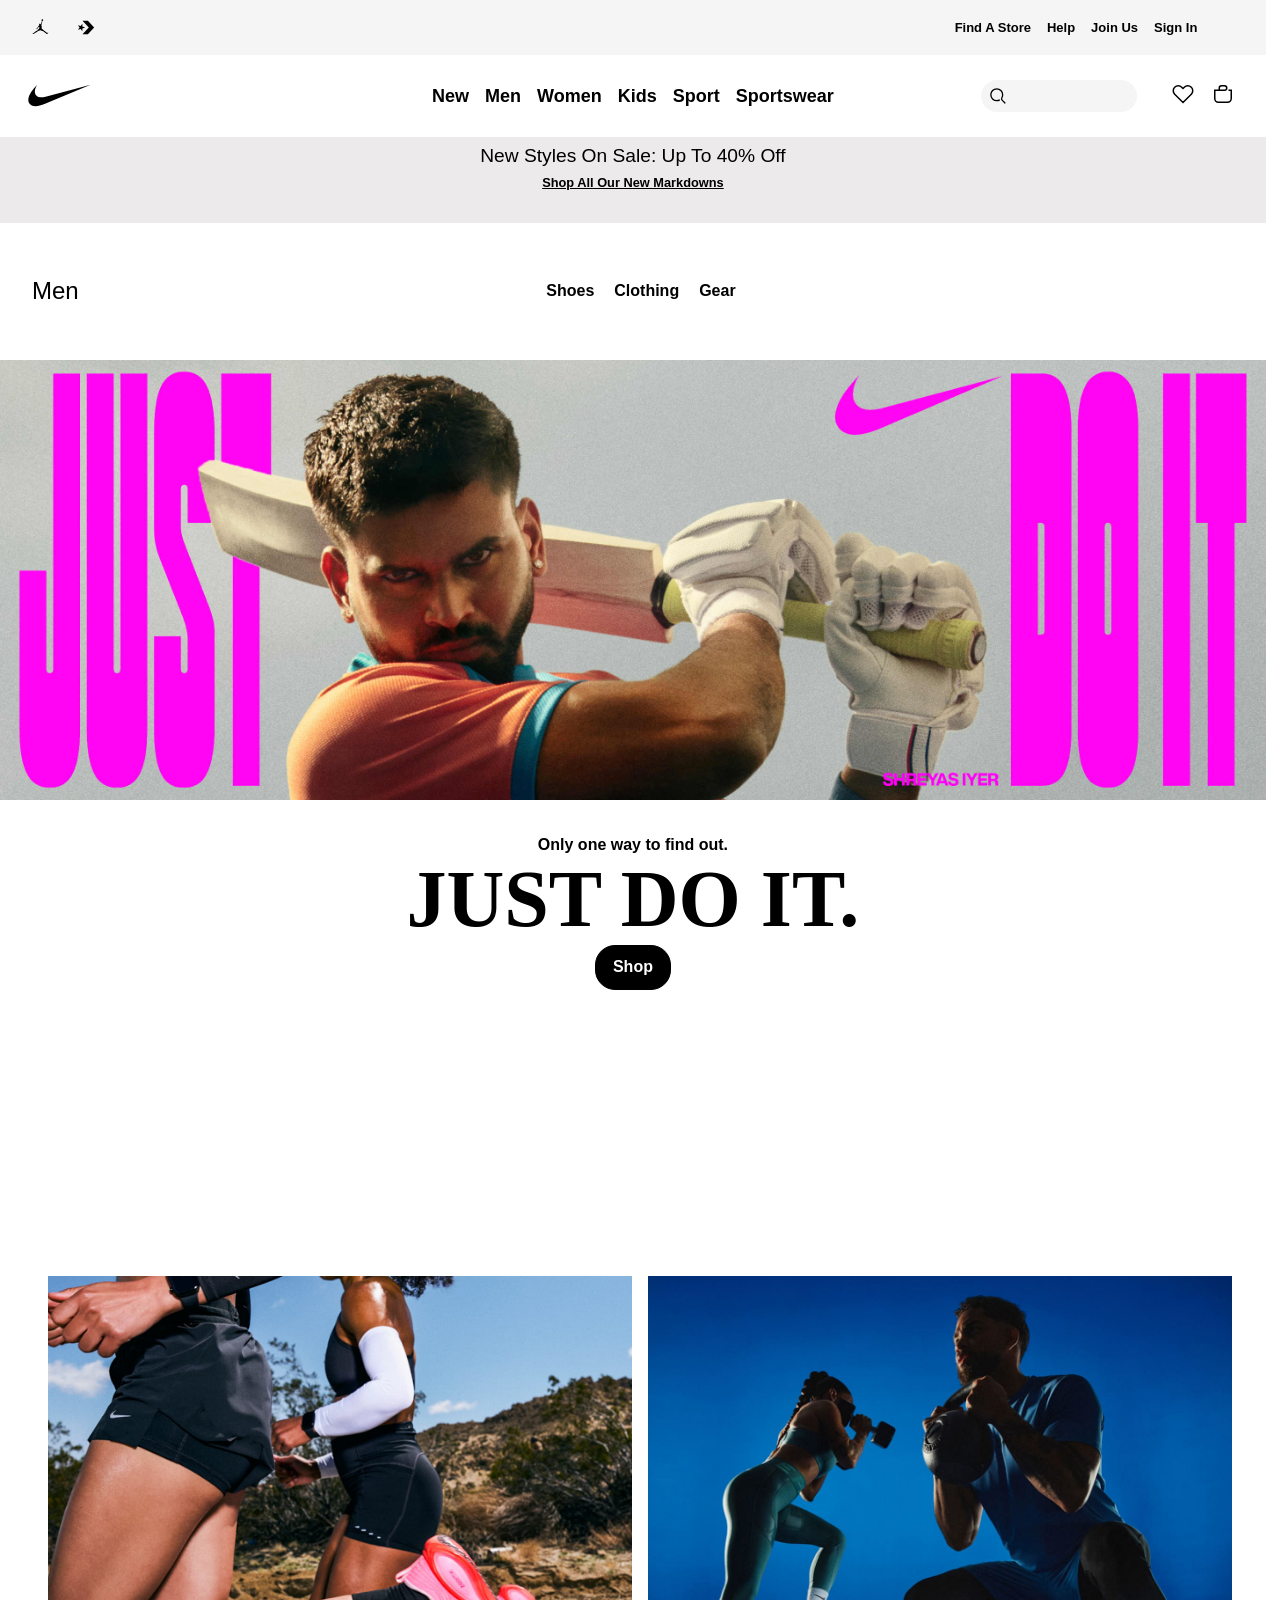
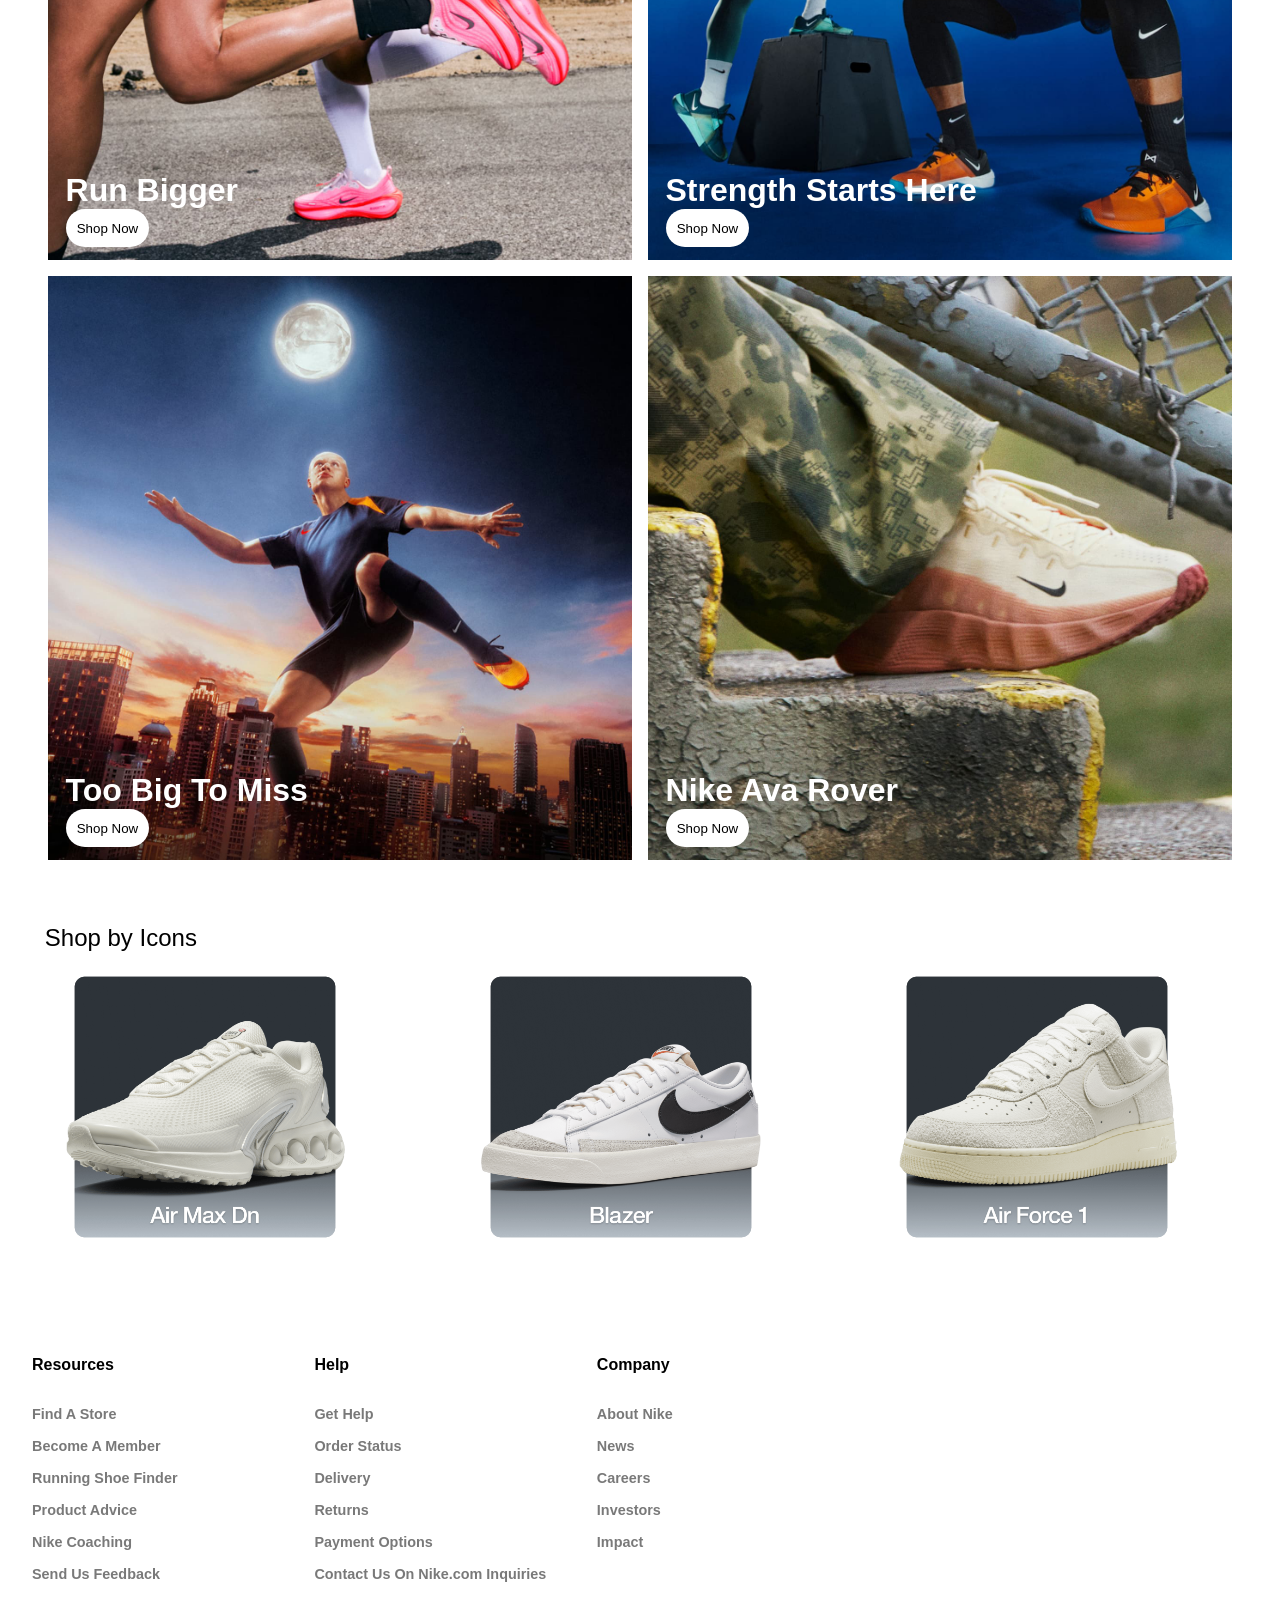
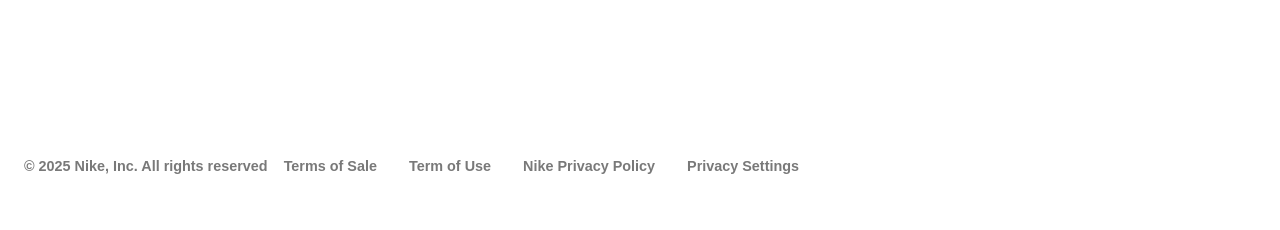
<file: code/Mens.html>
<!DOCTYPE html>
<html lang="en">

<head>
    <meta charset="UTF-8">
    <meta http-equiv="X-UA-Compatible" content="IE=edge">
    <meta name="viewport" content="width=device-width, initial-scale=1.0">
    <link href="https://db.onlinewebfonts.com/c/a8d7b985e4eb8c5d34f2302ffe83e917?family=Nike+Futura+ND"
        rel="stylesheet">
    <link rel="stylesheet" href="Mens.css">
    <title>Men Shoes,Clothing</title>
</head>

<body>

    <main>
        <header>
            <div class="main-nav">
                <div class="top-nav">
                    <div class="main-logo-nav">
                        <div class="jordan-logo">
                            <img src="mainimages/Jordan-logo.svg" alt="">
                        </div>

                        <div class="converse-logo">
                            <img src="mainimages/Converse.svg" alt="">
                        </div>
                    </div>

                    <div class="top-nav-links">

                        <a href="">Find A Store</a>
                        <a href="">Help</a>
                        <a href="">Join Us</a>
                        <a href="">Sign In</a>
                    </div>
                </div>

                <div class="bottom-nav">
                    <div class="nikelogo-nav">
                       <a href="../code/index.html"><img src="mainimages/Nike-logo.svg" alt=""></a>
                    </div>

                    <div class="btm-nav-links">
                        <a href="">New</a>
                        <a href="">Men</a>
                        <a href="">Women</a>
                        <a href="">Kids</a>
                        <a href="">Sport</a>
                        <a href="">Sportswear</a>
                    </div>

                    <div class="btm-nav-icons">
                        <div class="search">
                             <div class="search-input">
                                <img src="mainimages/Search-icon.svg" alt="">
                                  <input type="text" >
                            </div>
                        </div>


                        <div class="heart">
                            <img src="mainimages/Heart-navbar.svg" alt="">
                        </div>
                        <div class="cart">
                            <img src="mainimages/Cart-navbar.svg" alt="">
                        </div>
                    </div>
                </div>


                <div class="sale-div">
                    <div>
                    <p>New Styles On Sale: Up To 40% Off<p>
                    </div>
                    <a href="">Shop All Our New Markdowns</a>
                </div>


                <div class="men-nav">
                    <div class="men-nav-head">
                    <p>Men</p>
                    </div>
                    <div class="men-nav-anchor">
                    <a href="">Shoes</a>
                    <a href="">Clothing</a>
                    <a href="">Gear</a>
                    </div>
                </div>

            </div>


            <div class="main-image">

                <div>
                <img src="./Mens.img/Shreyas Iyer.jpeg" alt="">
                </div>
                    <div class="main-img-text">
                        <p>Only one way to find out.</p>
                        <h1>JUST DO IT.</h1>
                        <button>Shop</button>
                    </div>
            </div>


            <dFiv class="grid-images">
                <div class="grid-image-1">
                    <img src="mainimages/nike-just-do-it (26).jpeg" alt="">
                    <div class="grid-image-1-text">
                        <h1>Run Bigger</h1>
                        <button>Shop Now</button>
                    </div>
                </div>
                <div class="grid-image-2">
                    <img src="mainimages/nike-just-do-it (28).jpeg" alt="">
                    <div class="grid-image-2-text">
                        <h1>Strength Starts Here</h1>
                        <button>Shop Now</button>
                    </div>
                </div>
                <div class="grid-image-3">
                    <img src="mainimages/nike-just-do-it (27).jpeg" alt="">
                    <div class="grid-image-3-text">
                        <h1>Too Big To Miss</h1>
                        <button>Shop Now</button>
                    </div>
                </div>
                <div class="grid-image-4">
                    <img src="mainimages/nike-just-do-it (18).jpeg" alt="">
                    <div class="grid-image-4-text">
                        <h1>Nike Ava Rover</h1>
                        <button>Shop Now</button>
                    </div>
                </div>
                </div>
        </header>


        <section>
            <div class="shop-by-icon">
                <div class="sbi-heading">
                    <h1>Shop by Icons</h1>
                </div>
                <div class="sbi-grid">
                    <div class="sbi-grid-img-1">
                        <img src="mainimages/Airmax.png" alt="">
                    </div>
                    <div class="sbi-grid-img-2">
                        <img src="mainimages/Blazers.png" alt="">
                    </div>
                    <div class="sbi-grid-img-3">
                        <img src="mainimages/af1.png" alt="">
                    </div>
                    <div class="sbi-grid-img-4">
                        <img src="mainimages/Metcon.png" alt="">
                    </div>

                    <div class="sbi-grid-img-4">
                        <img src="mainimages/Metcon.png" alt="">
                    </div>
                    <div class="sbi-grid-img-4">
                        <img src="mainimages/Metcon.png" alt="">
                    </div>
                    <div class="sbi-grid-img-4">
                        <img src="mainimages/Metcon.png" alt="">
                    </div>

                </div>
            </div>
        </section>
    </main>


    <footer>
        <section>
            <div class="footer-box">
                <div class="footer-links">
                    <div class="footer-link-resources">
                        <h1>Resources</h1>
                        <a href="">Find A Store</a>
                        <a href="">Become A Member</a>
                        <a href="">Running Shoe Finder</a>
                        <a href="">Product Advice</a>
                        <a href="">Nike Coaching</a>
                        <a href="">Send Us Feedback</a>
                    </div>
                    <div class="footer-link-help">
                        <h1>Help</h1>
                        <a href="">Get Help</a>
                        <a href="">Order Status</a>
                        <a href="">Delivery</a>
                        <a href="">Returns</a>
                        <a href="">Payment Options</a>
                        <a href="">Contact Us On Nike.com Inquiries</a>
                    </div>
                    <div class="footer-link-company">
                        <h1>Company</h1>
                        <a href="">About Nike</a>
                        <a href="">News</a>
                        <a href="">Careers</a>
                        <a href="">Investors</a>
                        <a href="">Impact</a>
                    </div>
                    </div>
             
            </div>

            <div class="footer-text">
                <h1>© 2025 Nike, Inc. All rights reserved</h1>
                <a href="">Terms of Sale</a><a href="">Term of Use</a><a href="">Nike Privacy Policy</a><a href="">Privacy Settings</a>
            </div>
        </section>
    </footer>

</body>

</html>
</file>
<file: code/Mens.css>
*{
    margin: 0px;
    padding: 0px;
    box-sizing: border-box;
}

main{
    display: flex;
    flex-direction: column;
    align-items: center;
}


.main-nav{
    display: flex;
    flex-direction: column;
    height: 40vh;
    width: 98.9vw;
}

.top-nav{
    display: flex;
    flex-direction: row;
    justify-content: space-between;
    height: 40%;
    width: 100%;
    background-color: #f5f5f5;
}

.bottom-nav{
    display: flex;
    flex-direction: row;
    height: 60%;
    width: 100%;
    justify-content: space-between;
    position: relative;
}

.jordan-logo{
    width: 17%;
    height: 90%;
}

.converse-logo{
    width: 17%;
    height: 90%;
}

.main-logo-nav{
    display: flex;
    align-items: center;
    justify-content: center;
    width: 10%;
    height: 100%;
    gap: 1.5rem;
}

.jordan-logo img{
    height: 100%;
    width: 100%;
}

.converse-logo img{
    height: 100%;
    width: 100%;
}

.top-nav-links{
    display: flex;
    flex-direction: row;
    justify-content: center;
    align-items: center;
    width: 30%;
    height: 100%;
    gap: 1rem;

}

.top-nav-links a{
    text-decoration: none;
    color: black;
    font-family: "Helvetica Now Text Medium", Helvetica, Arial, sans-serif;
    font-weight: bold;
    font-size: small;
}

.top-nav-links a:first-child{
    border: 0px;
}

.nikelogo-nav{
    display: flex;
    justify-content: center;
    width: 10%;
    height: 100%;
    
}

.nikelogo-nav a{
    display: flex;
    width: 100%;
    height: 100%;
    margin-left: 1.7rem;
}
 
.nikelogo-nav img{
    width: 65%;
    object-fit: cover;
}

.btm-nav-links{
    display: flex;
    align-items: center;
    justify-content: center;
    position: absolute;
    left: 50%;
    transform: translate(-50%,-50%);
    top: 50%;
    gap: 1rem;
}

.btm-nav-links a{
    text-decoration: none;
    color: black;
    font-family: "Helvetica Now Text Medium", Helvetica, Arial, sans-serif;
    font-weight: bold;
    font-size: Large;
}

.btm-nav-icons{
    display: flex;
    width:25%;
    height: 100%;
    align-items: center;
    justify-content: center;
    gap: 1rem;
}

.btm-nav-icons img{
    width: 100%;
    object-fit: cover;
}


.men-nav{
    display: flex;
    flex-direction: row;
    align-items: center;
    height: 40vh;
    width: 100%;
    position: relative;

}


.men-nav a{
    text-decoration: none; 
    color: black;   
    font-family: Arial, Helvetica, sans-serif;
    font-weight: 600;
    padding-left: 1rem;
    font-size: 1rem;
    
}

.men-nav-anchor{
    position: absolute;
    transform: translate(-50%,-50%);
    top: 50%;
    left: 50%;
}

.men-nav-head{
       display: flex;
    align-self: start;
    padding-left: 2rem;
    font-weight: 100;
    width: 10%;
    height: 100%;
    font-size: 1.5rem;
    font-family: Arial, Helvetica, sans-serif;
    align-items: center;
    
}


.sale-div{
    display: flex;
    align-items: center;
    flex-direction: column;
    height: 25vh;
    width: 98.9vw;
    background-color: rgb(236, 234, 234);

}

.sale-div > div{
    font-family: Arial, Helvetica, sans-serif;
    font-size: 1.2rem;
    margin-top: 0.5rem;
}

.sale-div a{
    color: black;
    font-size: 0.8rem;
    font-family: Arial, Helvetica, sans-serif;
    font-weight: 700;
    margin-top: 0.5rem;
}



.main-image{
    display: flex;
    width: 98.9vw;
    height: 100vh;
    flex-direction: column;
}

.main-image img{
    object-fit: contain;
    width: 100%;
}

.main-img-text{
    display: flex;
    align-items: center;
    justify-content: center;
    flex-direction: column;
}

.main-img-text h1{
    font-family: Nike Futura ND;
    font-size: 5rem;
}

.main-img-text p{
    font-family: Arial, Helvetica, sans-serif;
    font-size: 16px;
    font-weight: 600;
    padding-top: 2rem;
}

.main-img-text button{
    background-color: black;
    color: white;
    border-radius: 20px;
    font-size: 1rem;
    border: 1px solid black;
    font-family: Arial, Helvetica, sans-serif;
    width: 6%;
    font-weight: bold;
    height: 5vh;
}








.grid-images{
    display: grid;
    padding-inline: 3rem;
    margin-top: 1rem;
    gap: 1rem;
    grid-template-columns: 1fr 1fr;

}

.grid-images > div{
    position: relative;
    display: flex;
}

.grid-images > div > div{
    position: relative;
    display: flex;
    flex-direction: column;
    justify-content: center;
    align-items: start;
    position: absolute;
    color: white;
    top: 85%;
    left: 3%;
    font-family: Arial, Helvetica, sans-serif;
}

.grid-images > div > div > button{
    padding: 0.7rem;
    border-radius: 2rem;
    border: 0px;
    background-color: white;
    color: black;  
    
}

.grid-images > div > div > button:hover{
    background-color: rgb(218, 213, 213);
    cursor: pointer;
}



.grid-images img{
    height: 100%;
    width: 100%;
    object-fit: cover;
}

.shop-by-icon{
    display: flex;
    flex-direction: column;
    position: relative;
    width: 98vw;
    height: 30vw;
    margin-top: 4rem;
}

.sbi-heading h1{
    font-family: Arial, Helvetica, sans-serif;
    font-weight: normal;
    font-size: 1.5rem;
    padding-left: 2rem;
}

.sbi-grid{
    display: grid;
    grid-auto-columns: 30vw;
    gap: 2rem;
    height: 70vh;
    grid-auto-flow: column;
    overflow-x: scroll;
    overflow-y: hidden;
    padding-bottom: 2rem;
}

.sbi-grid > div > img{
    height: 80%;
    width: 100%;
    object-fit: contain;

}

.footer-box{
    width: 98.9vw;
    height: 50vh;
}

.footer-links{
    display: flex;
    height: 100%;
    width: 67%;
    padding-top: 3rem;
}

.footer-links > div{
    display: flex;
    flex-direction: column;
    width: 33.3%;
    height: 100%;
}



.footer-links > div{
    display: flex;
    flex-direction: column;
    width: 33.3%;
    height: 100%;
    padding-left: 2rem;
}


.footer-links > div h1{
    font-size: 1rem;
    font-family: Arial, Helvetica, sans-serif;
    padding-bottom: 1rem;
}

.footer-links > div a{
    font-size: 0.9rem;
    font-family: Arial, Helvetica, sans-serif;
    text-decoration: none;
    color:  rgb(121, 121, 121);
    font-weight: 550;
    padding-top: 1rem;

}


.footer-text{
    display: flex;
    flex-direction: row;
    height: 8vh;
    width: 98.9vw;
    padding-left: 1.5rem;
}

.footer-text h1{
    font-size: 0.9rem;
    color:  rgb(121, 121, 121);
    font-family: Arial, Helvetica, sans-serif;
}

.footer-text a{
    text-decoration: none;
    font-size: 0.9rem;
    color:  rgb(121, 121, 121);
    font-family: Arial, Helvetica, sans-serif;
    font-weight: 600;
    padding-inline: 1rem;

}


.btm-nav-icons input{
    background-color: #f5f5f5;
    padding-left: 3rem;
    display: inline-block;
    border: 0px;
    border-radius: 20px;
    height: 2rem;
    width: 90%;

}

.search-input{
    display: flex;
    flex-direction: row;
    width: 100%;
    position: relative;
    height: 100%;
}

.search-input img{
    width: 12%;
    object-fit: cover;
    border-radius: 20px;
    background-color: #f5f5f5;
    position: absolute;
    top: 50%;
    left: 10%;
    transform: translate(-50% , -50%)

}

.search{
    width: 55%;
}



@media(max-width: 800px) {
    .grid-images > div > div{
        position: relative;
        display: flex;
        flex-direction: column;
        justify-content: center;
        align-items: start;
        position: absolute;
        color: white;
        top: 75%;
        left: 3%;
        font-family: Arial, Helvetica, sans-serif;
    }


    .footer-text{
        margin-top: 2rem;
    }

    .main-nav{
       
        width: 100vw;
    }

    .sale-div{
        display: flex;
        align-items: center;
        flex-direction: column;
        height: 25vh;
        width: 100vw;
        background-color: rgb(236, 234, 234);
    
    }

    .main-image{
        display: flex;
        width: 100vw;
        height: 100vh;
        flex-direction: column;
    }

    .search-input{
        display: none;
    }

    .top-nav-links a{
        font-size: 0.7rem;
    }

    .nikelogo-nav img{
        width: 100%;
        object-fit: cover;
        
    }

    
}

@media (max-width: 700px) {
    .grid-images > div > div{
        position: relative;
        display: flex;
        flex-direction: column;
        justify-content: center;
        align-items: start;
        position: absolute;
        color: white;
        top: 60%;
        left: 3%;
        font-family: Arial, Helvetica, sans-serif;
    }


    .footer-text{
        margin-top: 4rem;
    }

    .main-nav{
       
        width: 100vw;
    }

    .sale-div{
        display: flex;
        align-items: center;
        flex-direction: column;
        height: 25vh;
        width: 100vw;
        background-color: rgb(236, 234, 234);
    
    }

    .main-image{
        display: flex;
        width: 100vw;
        height: 85vh;
        flex-direction: column;
    }

    .search-input{
        display: none;
    }

    .top-nav-links a{
        font-size: 0.7rem;
    }

    .nikelogo-nav img{
        width: 100%;
        object-fit: cover;
        
    }

    .top-nav-links{
        display: none;
    }

    .btm-nav-icons{
        margin-right: 1rem;
    }

    .main-logo-nav{
        width: 15%;
    }

}


@media (max-width: 600px) {
    .grid-images > div > div{
        position: relative;
        display: flex;
        flex-direction: column;
        justify-content: center;
        align-items: start;
        position: absolute;
        color: white;
        top: 67%;
        left: 3%;
        font-size: 0.6rem;
        font-family: Arial, Helvetica, sans-serif;
    }


    .footer-text{
        margin-top: 4rem;
    }

    .main-nav{
       
        width: 100vw;
    }

    .sale-div{
        display: flex;
        align-items: center;
        flex-direction: column;
        height: 25vh;
        width: 100vw;
        background-color: rgb(236, 234, 234);
    
    }

    .main-image{
        display: flex;
        width: 100vw;
        height: 80vh;
        flex-direction: column;
    }

    .search-input{
        display: none;
    }

    .top-nav-links a{
        font-size: 0.7rem;
    }

    .nikelogo-nav img{
        width: 120%;
        object-fit: contain;
        
    }

    .top-nav-links{
        display: none;
    }

    .btm-nav-icons{
        margin-right: 1rem;
    }

    .main-logo-nav{
        width: 15%;
    }

    .btm-nav-links{
        font-size: 0.6rem;
    }

    .main-img-text button{
        background-color: black;
        color: white;
        border-radius: 20px;
        font-size: 1rem;
        border: 1px solid black;
        font-family: Arial, Helvetica, sans-serif;
        width: 10%;
        font-weight: bold;
        height: 5vh;
    }
}


    @media (max-width: 600px) {
    .grid-images > div > div{
        position: relative;
        display: flex;
        flex-direction: column;
        justify-content: center;
        align-items: start;
        position: absolute;
        color: white;
        top: 67%;
        left: 3%;
        font-size: 0.6rem;
        font-family: Arial, Helvetica, sans-serif;
    }


    .footer-text{
        margin-top: 4rem;
    }

    .main-nav{
       
        width: 100vw;
    }

    .sale-div{
        display: flex;
        align-items: center;
        flex-direction: column;
        height: 25vh;
        width: 100vw;
        background-color: rgb(236, 234, 234);
    
    }

    .main-image{
        display: flex;
        width: 100vw;
        height: 80vh;
        flex-direction: column;
    }

    .search-input{
        display: none;
    }

    .top-nav-links a{
        font-size: 0.7rem;
    }

    .nikelogo-nav img{
        width: 120%;
        object-fit: contain;
        
    }

    .top-nav-links{
        display: none;
    }

    .btm-nav-icons{
        margin-right: 1rem;
    }

    .main-logo-nav{
        width: 15%;
    }

    .btm-nav-links{
        font-size: 0.6rem;
    }

    .main-img-text button{
        background-color: black;
        color: white;
        border-radius: 20px;
        font-size: 1rem;
        border: 1px solid black;
        font-family: Arial, Helvetica, sans-serif;
        width: 10%;
        font-weight: bold;
        height: 5vh;
    }

}

@media (max-width: 500px) {
    .grid-images > div > div{
        position: relative;
        display: flex;
        flex-direction: column;
        justify-content: center;
        align-items: start;
        position: absolute;
        color: white;
        top: 67%;
        left: 3%;
        font-size: 0.6rem;
        font-family: Arial, Helvetica, sans-serif;
    }


    .footer-text{
        margin-top: 10rem;
    }

    .main-nav{
       
        width: 100vw;
    }

    .sale-div{
        display: flex;
        align-items: center;
        flex-direction: column;
        height: 25vh;
        width: 100vw;
        background-color: rgb(236, 234, 234);
    
    }

    .main-image{
        display: flex;
        width: 100vw;
        height: 80vh;
        flex-direction: column;
    }

    .search-input{
        display: none;
    }

    .top-nav-links a{
        font-size: 0.7rem;
    }

    .nikelogo-nav img{
        width: 190%;
        object-fit: contain;
        position: relative;
    }

    .top-nav-links{
        display: none;
    }

    .btm-nav-icons{
        margin-right: 1rem;
    }

    .main-logo-nav{
        width: 20%;
    }

    .btm-nav-links a{
        font-size: 0.89rem;
    }

    .main-img-text button{
        background-color: black;
        color: white;
        border-radius: 20px;
        font-size: 1rem;
        border: 1px solid black;
        font-family: Arial, Helvetica, sans-serif;
        width: 10%;
        font-weight: bold;
        height: 5vh;
    }

       

}

@media (max-width: 400px) {
    .grid-images > div > div{
        position: relative;
        display: flex;
        flex-direction: column;
        justify-content: center;
        align-items: start;
        position: absolute;
        color: white;
        top: 67%;
        left: 3%;
        font-size: 0.5rem;
        font-family: Arial, Helvetica, sans-serif;
    }

    .grid-images{
        height: 30rem;
    }

    .grid-images > div > div button{
        width: 5rem;
        height: 2rem;
        font-size: 0.7rem;
    }


    .footer-text{
        margin-top: 10rem;
    }

    .main-nav{
       
        width: 100vw;
    }

    .sale-div{
        display: flex;
        align-items: center;
        flex-direction: column;
        height: 25vh;
        width: 100vw;
        background-color: rgb(236, 234, 234);
    
    }

    .main-image{
        display: flex;
        width: 100vw;
        height: 80vh;
        flex-direction: column;
    }

    .search-input{
        display: none;
    }

    .top-nav-links a{
        font-size: 0.6rem;
    }

    .nikelogo-nav img{
        width: 4rem;
        object-fit: contain;
    }

    .top-nav-links{
        display: none;
    }

    .btm-nav-icons{
        margin-right: 0.5rem;
    }

    .main-logo-nav{
        width: 20%;
    }

    .btm-nav-links a{
        font-size: 0.7rem;
    }

   .heart{
    display: none;
   }
   
    .main-img-text button{
        background-color: black;
        color: white;
        border-radius: 20px;
        font-size: 1rem;
        border: 1px solid black;
        font-family: Arial, Helvetica, sans-serif;
        width: 15%;
        font-weight: bold;
        height: 5vh;
    }

       

} 

 @media (max-width: 300px) {
    .grid-images > div > div{
        position: relative;
        display: flex;
        flex-direction: column;
        justify-content: center;
        align-items: start;
        position: absolute;
        color: white;
        top: 67%;
        left: 3%;
        font-size: 0.5rem;
        font-family: Arial, Helvetica, sans-serif;
    }

    .grid-images{
        height: 30rem;
    }

    .grid-images > div > div button{
        width: 5rem;
        height: 2rem;
        font-size: 0.7rem;
    }


    .footer-text{
        margin-top: 10rem;
    }

    .footer-text a{
        font-size: 0.5rem;
    }
    .footer-text h1{
        font-size: 0.5rem;
    }

    .footer-box{
        width: 100%;
        
    }

    .footer-link-company a{
        font-size: 0.3;
    }

    .footer-links{
        width: 97%;
        
    }

  
    .main-nav{
       
        width: 100vw;
    }

    .sale-div{
        display: flex;
        align-items: center;
        flex-direction: column;
        height: 25vh;
        width: 100vw;
        background-color: rgb(236, 234, 234);
    
    }

    .sale-div p {
        font-size: 1rem;
    
    }

    .main-image{
        display: flex;
        width: 100vw;
        height: 80vh;
        flex-direction: column;
    }

    .search-input{
        display: none;
    }

    .top-nav-links a{
        font-size: 0.6rem;
    }

    .nikelogo-nav img{
        width: 3rem;
        object-fit: contain;
    }

    .nikelogo-nav{
        width: 5rem;
    }

    .top-nav-links{
        display: none;
    }

    .btm-nav-icons{
        margin-right: 0.5rem;
    }

    .main-logo-nav{
        width: 30%;
    }

    .btm-nav-links a{
        font-size: 0.7rem;
        display: none;
    }

   .heart{
    display: none;
   }

   .main-img-text{
justify-content: center;
}
   
    .main-img-text button{
        background-color: black;
        color: white;
        border-radius: 20px;
        font-size: 1rem;
        border: 1px solid black;
        font-family: Arial, Helvetica, sans-serif;
        width: 15%;
        font-weight: bold;
        height: 5vh;
    }


    .men-nav p{
        font-size: 1rem;
    }

    .men-nav-anchor a{
        font-size: 1rem;
    }

    
       

} 


 @media (max-width: 200px) {
    .grid-images > div > div{
        position: relative;
        display: flex;
        flex-direction: column;
        justify-content: center;
        align-items: start;
        position: absolute;
        color: white;
        top: 67%;
        left: 3%;
        font-size: 0.5rem;
        font-family: Arial, Helvetica, sans-serif;
    }

    .grid-images{
        height: 30rem;
    }

    .grid-images > div > div button{
        width: 5rem;
        height: 2rem;
        font-size: 0.7rem;
    }


    .footer-text{
display: none;
    }


    .footer-box{
        width: 100%;
        
    }

    .footer-links{
       display: none;
        
    }

  
    .main-nav{
       
        width: 100vw;
    }

    .sale-div{
        display: flex;
        align-items: center;
        flex-direction: column;
        height: 25vh;
        width: 100vw;
        background-color: rgb(236, 234, 234);
    
    }

    .sale-div p {
        font-size: 1rem;
    
    }

    .main-image{
        display: flex;
        width: 100vw;
        height: 80vh;
        flex-direction: column;
    }

    .search-input{
        display: none;
    }

    .top-nav-links a{
        font-size: 0.6rem;
    }

    .nikelogo-nav img{
        width: 3rem;
        object-fit: contain;
    }

    .nikelogo-nav{
        width: 5rem;
    }

    .top-nav-links{
        display: none;
    }

    .btm-nav-icons{
        margin-right: 0.5rem;
    }

    .main-logo-nav{
        width: 30%;
    }

    .btm-nav-links a{
        font-size: 0.7rem;
        display: none;
    }

   .heart{
    display: none;
   }

   .main-img-text{
justify-content: center;
}
   
    .main-img-text button{
        background-color: black;
        color: white;
        border-radius: 20px;
        font-size: 1rem;
        border: 1px solid black;
        font-family: Arial, Helvetica, sans-serif;
        width: 15%;
        font-weight: bold;
        height: 5vh;
    }


    .men-nav{
        display: none;
    }

    .men-nav p{
        font-size: 1rem;
    }

    .men-nav-anchor a{
        font-size: 0.7rem;
        align-items: center;
    }

    
       .shop-by-icon{
        height: 10rem;
       }

       .main-image{
        height: 10rem;
       }

       

       

}
</file>
